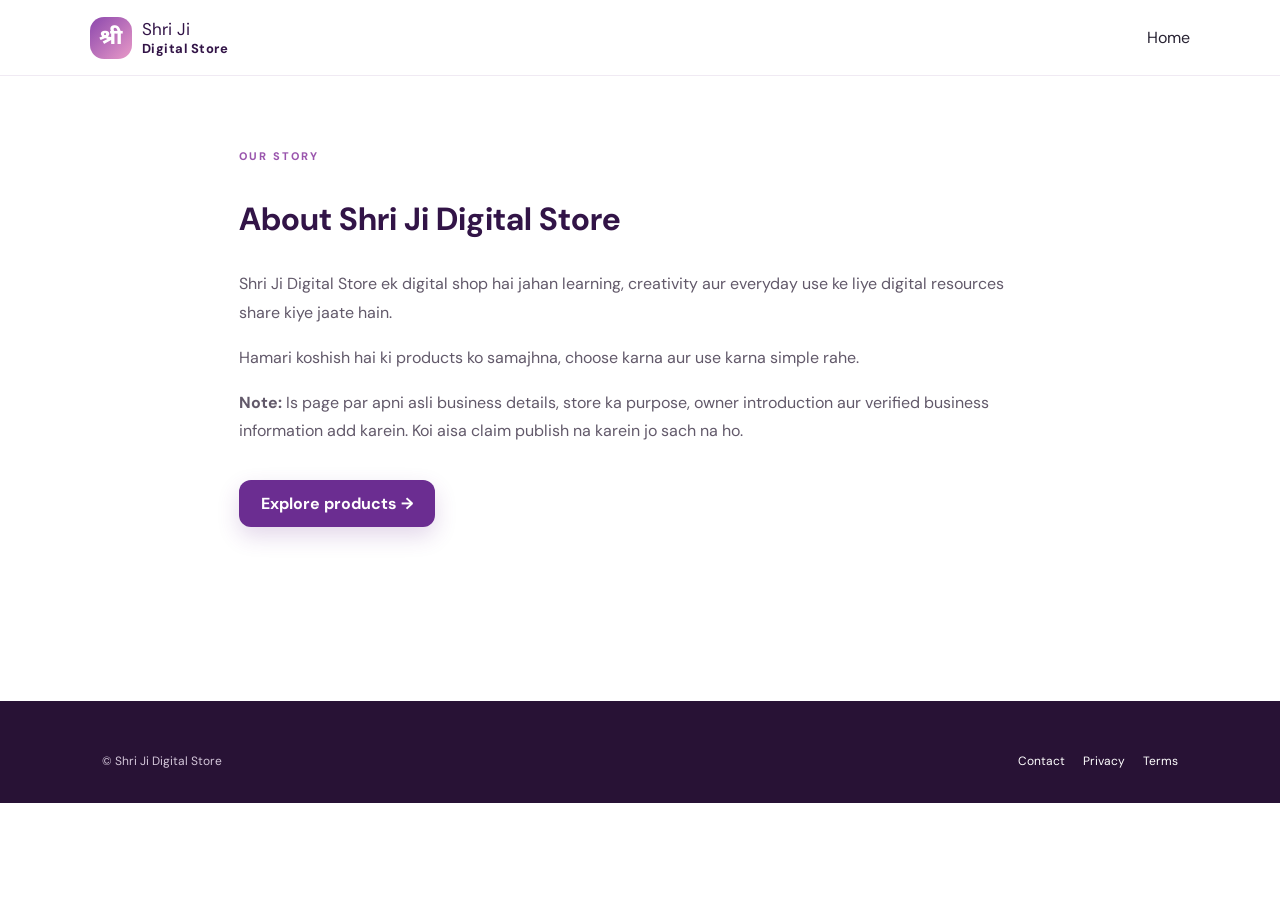
<file: about.html>
<!doctype html><html lang="hi"><head><meta charset="utf-8"><meta name="viewport" content="width=device-width,initial-scale=1"><title>About | Shri Ji Digital Store</title><meta name="description" content="Learn about Shri Ji Digital Store."><link rel="stylesheet" href="style.css"><link rel="icon" href="assets/favicon.svg"></head><body><header class="site-header"><a class="brand" href="index.html"><span class="brand-mark">श्री</span><span>Shri Ji <b>Digital Store</b></span></a><a href="index.html">Home</a></header><main class="content-page"><span class="eyebrow">OUR STORY</span><h1>About Shri Ji Digital Store</h1><p>Shri Ji Digital Store ek digital shop hai jahan learning, creativity aur everyday use ke liye digital resources share kiye jaate hain.</p><p>Hamari koshish hai ki products ko samajhna, choose karna aur use karna simple rahe.</p><p><b>Note:</b> Is page par apni asli business details, store ka purpose, owner introduction aur verified business information add karein. Koi aisa claim publish na karein jo sach na ho.</p><a class="button" href="products.html">Explore products →</a></main><footer class="footer"><p>© Shri Ji Digital Store</p><div class="footer-links"><a href="contact.html">Contact</a><a href="privacy-policy.html">Privacy</a><a href="terms.html">Terms</a></div></footer></body></html>
</file>
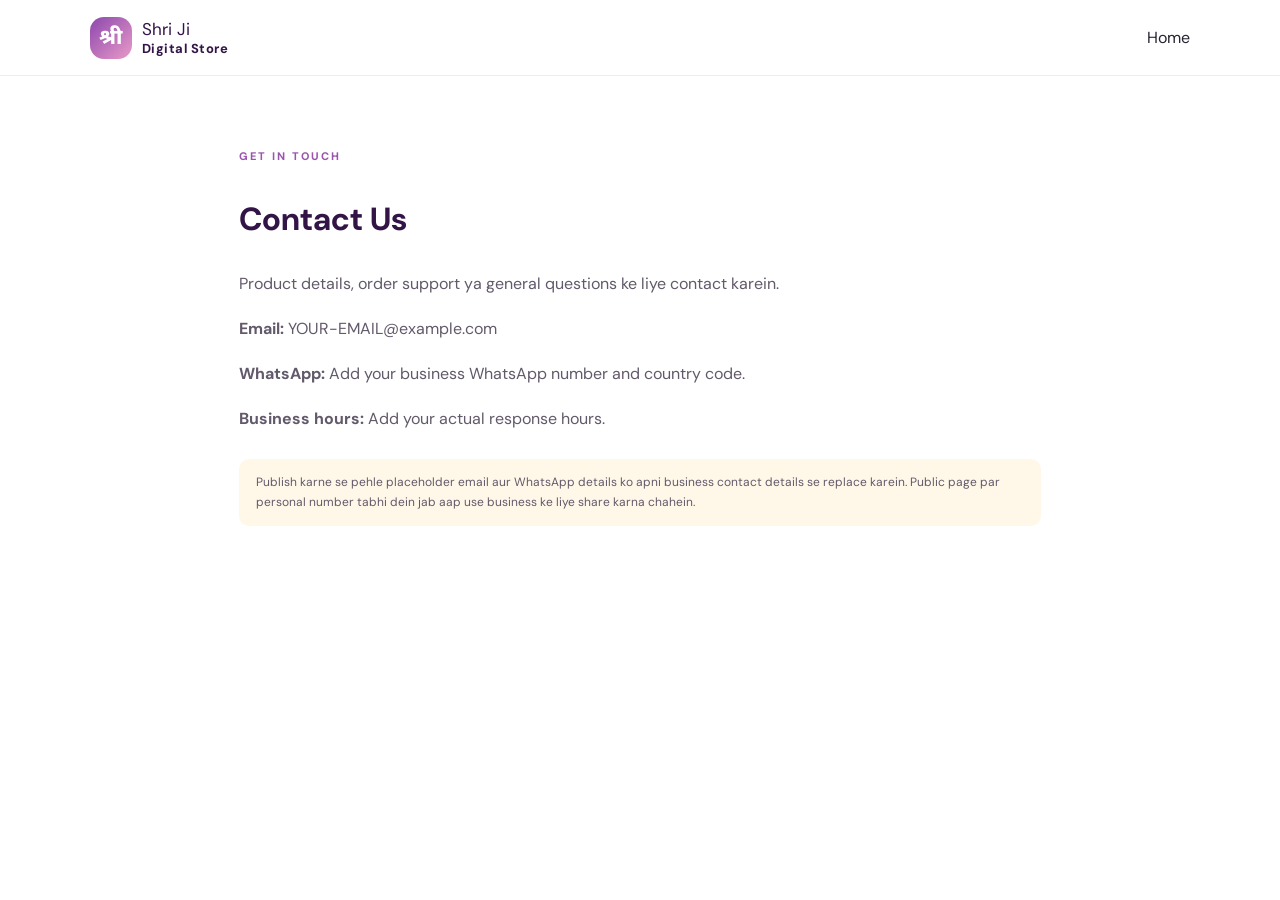
<file: contact.html>
<!doctype html><html lang="hi"><head><meta charset="utf-8"><meta name="viewport" content="width=device-width,initial-scale=1"><title>Contact | Shri Ji Digital Store</title><meta name="description" content="Contact Shri Ji Digital Store."><link rel="stylesheet" href="style.css"></head><body><header class="site-header"><a class="brand" href="index.html"><span class="brand-mark">श्री</span><span>Shri Ji <b>Digital Store</b></span></a><a href="index.html">Home</a></header><main class="content-page"><span class="eyebrow">GET IN TOUCH</span><h1>Contact Us</h1><p>Product details, order support ya general questions ke liye contact karein.</p><p><b>Email:</b> YOUR-EMAIL@example.com</p><p><b>WhatsApp:</b> Add your business WhatsApp number and country code.</p><p><b>Business hours:</b> Add your actual response hours.</p><p class="notice">Publish karne se pehle placeholder email aur WhatsApp details ko apni business contact details se replace karein. Public page par personal number tabhi dein jab aap use business ke liye share karna chahein.</p></main></body></html>
</file>
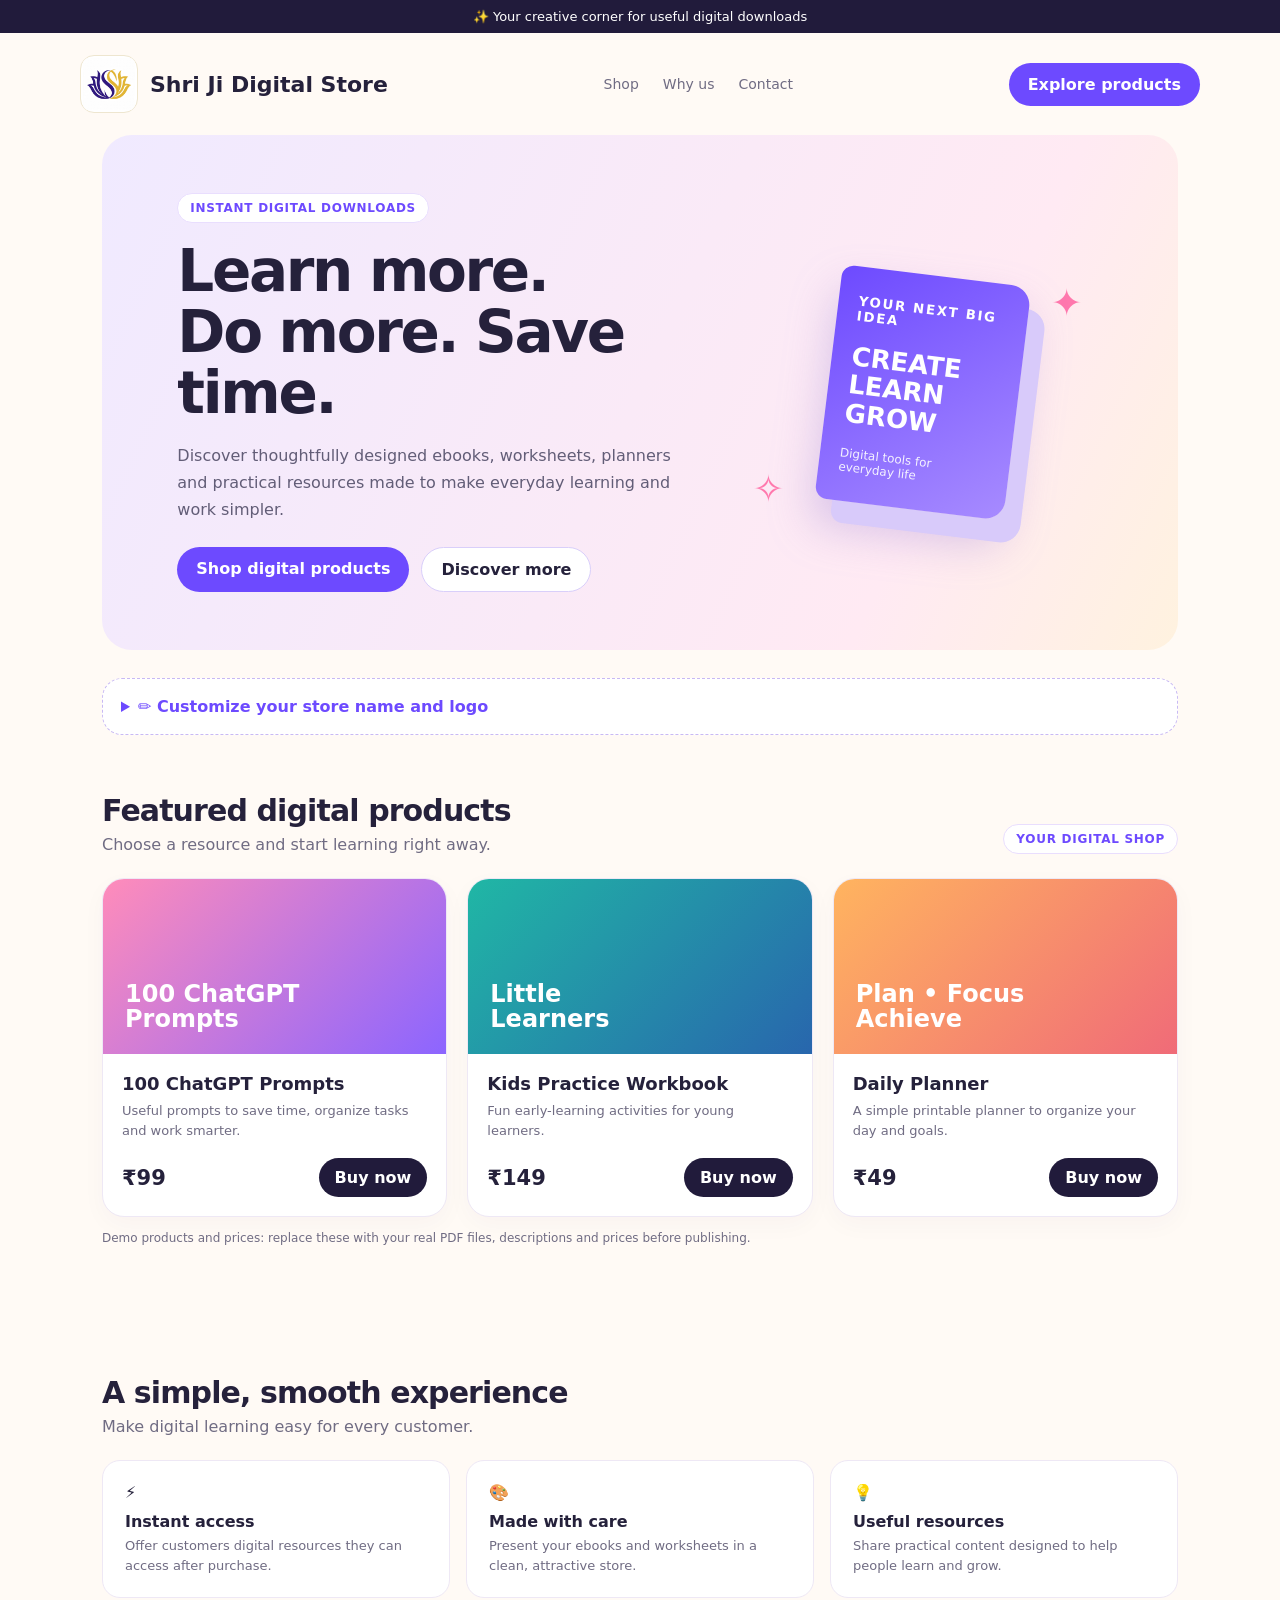
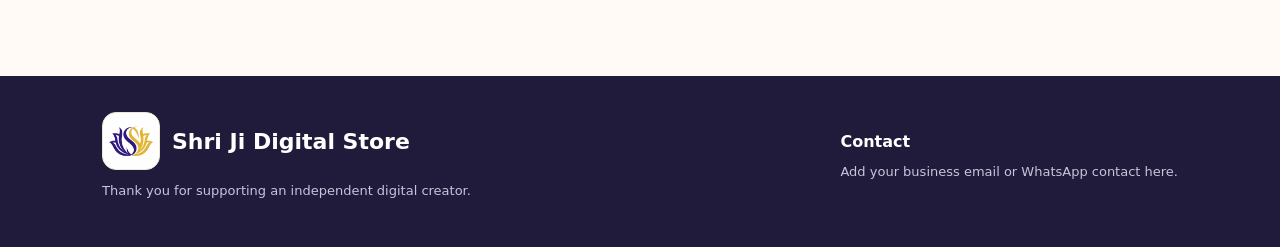
<file: digital_product_store-1 (1).html>
<!DOCTYPE html>
<html lang="en">
<head>
<meta charset="UTF-8"><meta name="viewport" content="width=device-width, initial-scale=1.0">
<title>Shri Ji Digital Store</title>
<style>
:root{--ink:#25213b;--muted:#706c83;--purple:#6d4aff;--pink:#ff6fae;--cream:#fffaf5;--line:#eee8f5}*{box-sizing:border-box}body{margin:0;font-family:Inter,ui-sans-serif,system-ui,-apple-system,Segoe UI,Arial,sans-serif;background:var(--cream);color:var(--ink)}button,input{font:inherit}.top{background:#211b3b;color:#fff;text-align:center;padding:9px 14px;font-size:13px}.wrap{max-width:1120px;margin:auto;padding:0 22px}.nav{display:flex;align-items:center;justify-content:space-between;padding:22px 0;gap:18px}.brand{display:flex;align-items:center;gap:12px;font-weight:850;font-size:22px}.logo{width:58px;height:58px;border-radius:14px;background:#fff;display:grid;place-items:center;overflow:hidden;border:1px solid #eee6d0;flex:0 0 auto}.logo img{width:100%;height:100%;object-fit:contain;padding:2px}.navlinks{display:flex;gap:24px;color:var(--muted);font-size:14px}.navlinks a{color:inherit;text-decoration:none}.pill{border:0;border-radius:999px;padding:12px 19px;background:var(--purple);color:#fff;font-weight:700;cursor:pointer}.hero{background:linear-gradient(115deg,#f0eaff,#ffeaf3 75%,#fff2df);border-radius:30px;padding:58px 7%;display:grid;grid-template-columns:1.2fr .8fr;gap:25px;align-items:center;overflow:hidden}.eyebrow{display:inline-block;background:#fff;border:1px solid #e9defe;color:var(--purple);padding:7px 12px;border-radius:999px;font-size:12px;font-weight:800;letter-spacing:.06em}.hero h1{font-size:clamp(36px,5vw,58px);line-height:1.05;letter-spacing:-.04em;margin:18px 0}.hero p{color:#625d77;line-height:1.7;max-width:520px}.hero-actions{display:flex;gap:12px;flex-wrap:wrap;margin-top:24px}.secondary{border:1px solid #d9cffa;background:#fff;color:var(--ink);border-radius:999px;padding:12px 19px;font-weight:700;cursor:pointer}.art{min-height:260px;display:grid;place-items:center;position:relative}.book{width:190px;height:235px;border-radius:12px 20px 20px 12px;background:linear-gradient(145deg,#6d4aff,#a78bff);box-shadow:18px 22px 0 #d8cafa,0 25px 45px #9c83d866;transform:rotate(7deg);color:#fff;padding:27px 20px;display:flex;flex-direction:column;justify-content:space-between}.book small{font-weight:800;letter-spacing:.13em}.book strong{font-size:26px;line-height:1.08}.book span{font-size:12px;opacity:.9}.spark{position:absolute;font-size:38px;color:#ff78ad}.s1{top:18px;right:20px}.s2{bottom:12px;left:10px}.section{padding:58px 0}.section-head{display:flex;justify-content:space-between;align-items:end;gap:20px;margin-bottom:24px}.section h2{font-size:30px;margin:0 0 7px;letter-spacing:-.03em}.section-head p{margin:0;color:var(--muted)}.products{display:grid;grid-template-columns:repeat(3,1fr);gap:20px}.card{background:#fff;border:1px solid var(--line);border-radius:22px;overflow:hidden;box-shadow:0 8px 24px #38235a08}.cover{height:175px;padding:22px;display:flex;align-items:end;color:#fff;font-size:24px;font-weight:850;line-height:1.05}.c1{background:linear-gradient(135deg,#ff8cba,#8c65ff)}.c2{background:linear-gradient(135deg,#20b7a5,#2866ad)}.c3{background:linear-gradient(135deg,#ffb45f,#f06b78)}.details{padding:19px}.details h3{margin:0 0 7px;font-size:18px}.details p{margin:0;color:var(--muted);font-size:13px;line-height:1.5;min-height:40px}.buyrow{display:flex;justify-content:space-between;align-items:center;margin-top:17px}.price{font-size:21px;font-weight:850}.buy{border:0;background:#211b3b;color:#fff;border-radius:999px;padding:10px 16px;font-weight:700;cursor:pointer}.why{display:grid;grid-template-columns:repeat(3,1fr);gap:16px}.why div{background:#fff;border:1px solid var(--line);border-radius:18px;padding:22px}.why b{display:block;margin:10px 0 5px}.why p{color:var(--muted);font-size:13px;line-height:1.5;margin:0}.footer{background:#211b3b;color:#fff;padding:36px 0;margin-top:20px}.footerinner{display:flex;justify-content:space-between;gap:20px;align-items:center}.footer p{color:#c9c3dc;font-size:13px}.editor{margin:28px auto 0;background:#fff;border:1px dashed #c8b9f4;border-radius:20px;padding:18px}.editor summary{font-weight:800;color:var(--purple);cursor:pointer}.fields{display:grid;grid-template-columns:1fr 1fr;gap:12px;margin-top:15px}.fields label{font-size:12px;font-weight:700;color:var(--muted)}.fields input{display:block;width:100%;margin-top:6px;padding:11px;border:1px solid var(--line);border-radius:10px}.note{font-size:12px;color:var(--muted);line-height:1.5;margin-top:12px}.empty{display:none}
@media(max-width:760px){.navlinks{display:none}.hero{grid-template-columns:1fr;padding:38px 25px}.art{min-height:230px}.products,.why{grid-template-columns:1fr}.section-head,.footerinner{align-items:flex-start;flex-direction:column}.fields{grid-template-columns:1fr}.wrap{padding:0 16px}}
</style></head>
<body>
<div class="top">✨ Your creative corner for useful digital downloads</div>
<header class="wrap nav"><div class="brand"><div class="logo" id="logoBox"><img alt="Shri Ji brand logo" src="[data-uri]"></div><span id="brandText">Shri Ji Digital Store</span></div><nav class="navlinks"><a href="#shop">Shop</a><a href="#benefits">Why us</a><a href="#contact">Contact</a></nav><a class="pill" href="#shop" style="text-decoration:none">Explore products</a></header>
<main class="wrap">
<section class="hero"><div><span class="eyebrow">INSTANT DIGITAL DOWNLOADS</span><h1>Learn more.<br>Do more. Save time.</h1><p>Discover thoughtfully designed ebooks, worksheets, planners and practical resources made to make everyday learning and work simpler.</p><div class="hero-actions"><a class="pill" href="#shop" style="text-decoration:none">Shop digital products</a><a class="secondary" href="#benefits" style="text-decoration:none">Discover more</a></div></div><div class="art"><span class="spark s1">✦</span><div class="book"><small>YOUR NEXT BIG IDEA</small><strong>CREATE<br>LEARN<br>GROW</strong><span>Digital tools for everyday life</span></div><span class="spark s2">✧</span></div></section>
<details class="editor"><summary>✏️ Customize your store name and logo</summary><div class="fields"><label>Brand / store name<input id="brandInput" value="Shri Ji Digital Store" placeholder="Enter your brand name"></label><label>Upload your logo<input id="logoInput" type="file" accept="image/*"></label></div><p class="note">Your Shri Ji logo is already added. You can change the store name or upload a different logo; changes made with the editor are temporary until you save the updated website file.</p></details>
<section class="section" id="shop"><div class="section-head"><div><h2>Featured digital products</h2><p>Choose a resource and start learning right away.</p></div><span class="eyebrow">YOUR DIGITAL SHOP</span></div><div class="products">
<article class="card"><div class="cover c1">100 ChatGPT<br>Prompts</div><div class="details"><h3>100 ChatGPT Prompts</h3><p>Useful prompts to save time, organize tasks and work smarter.</p><div class="buyrow"><span class="price">₹99</span><button class="buy" onclick="contactBuy('100 ChatGPT Prompts')">Buy now</button></div></div></article>
<article class="card"><div class="cover c2">Little<br>Learners</div><div class="details"><h3>Kids Practice Workbook</h3><p>Fun early-learning activities for young learners.</p><div class="buyrow"><span class="price">₹149</span><button class="buy" onclick="contactBuy('Kids Practice Workbook')">Buy now</button></div></div></article>
<article class="card"><div class="cover c3">Plan • Focus<br>Achieve</div><div class="details"><h3>Daily Planner</h3><p>A simple printable planner to organize your day and goals.</p><div class="buyrow"><span class="price">₹49</span><button class="buy" onclick="contactBuy('Daily Planner')">Buy now</button></div></div></article>
</div><p class="note">Demo products and prices: replace these with your real PDF files, descriptions and prices before publishing.</p></section>
<section class="section" id="benefits"><div class="section-head"><div><h2>A simple, smooth experience</h2><p>Make digital learning easy for every customer.</p></div></div><div class="why"><div><span>⚡</span><b>Instant access</b><p>Offer customers digital resources they can access after purchase.</p></div><div><span>🎨</span><b>Made with care</b><p>Present your ebooks and worksheets in a clean, attractive store.</p></div><div><span>💡</span><b>Useful resources</b><p>Share practical content designed to help people learn and grow.</p></div></div></section>
</main>
<footer class="footer" id="contact"><div class="wrap footerinner"><div><div class="brand"><div class="logo"><img alt="Shri Ji brand logo" src="[data-uri]"></div><span id="footerBrand">Shri Ji Digital Store</span></div><p>Thank you for supporting an independent digital creator.</p></div><div><b>Contact</b><p>Add your business email or WhatsApp contact here.</p></div></div></footer>
<script>
const brandInput=document.getElementById('brandInput');brandInput.addEventListener('input',()=>{document.getElementById('brandText').textContent=brandInput.value||'Your Brand Name';document.getElementById('footerBrand').textContent=brandInput.value||'Your Brand Name'});
document.getElementById('logoInput').addEventListener('change',e=>{const f=e.target.files[0];if(!f)return;const r=new FileReader();r.onload=()=>{document.getElementById('logoBox').innerHTML='<img alt="Your logo" src="'+r.result+'">'};r.readAsDataURL(f)});
function contactBuy(product){alert('This is a storefront demo. Add your payment/checkout link for “'+product+'” before publishing.');}
</script></body></html>
</file>
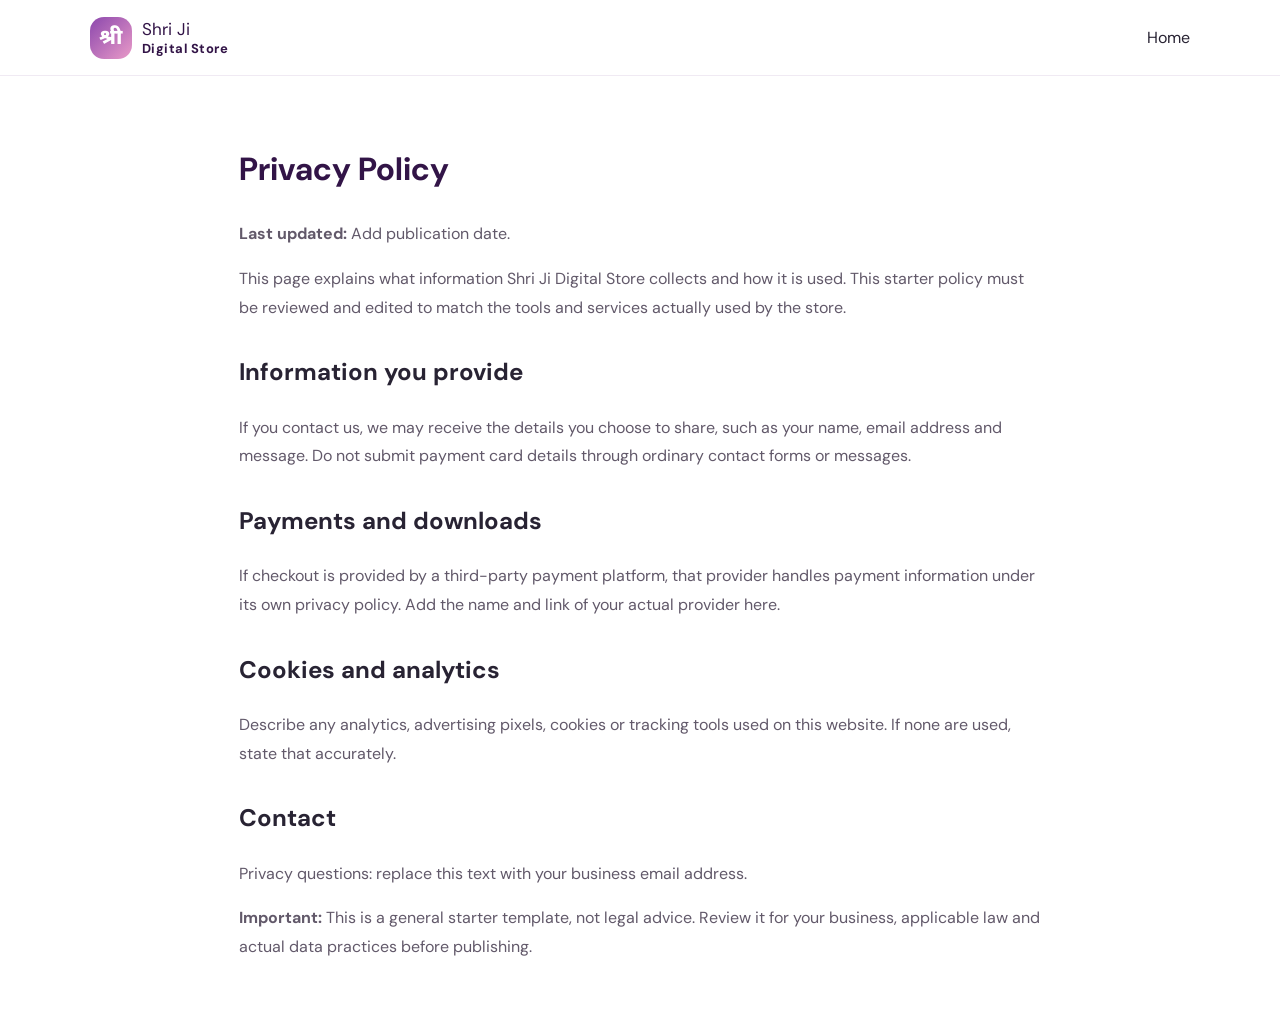
<file: privacy-policy.html>
<!doctype html><html lang="en"><head><meta charset="utf-8"><meta name="viewport" content="width=device-width,initial-scale=1"><title>Privacy Policy | Shri Ji Digital Store</title><link rel="stylesheet" href="style.css"></head><body><header class="site-header"><a class="brand" href="index.html"><span class="brand-mark">श्री</span><span>Shri Ji <b>Digital Store</b></span></a><a href="index.html">Home</a></header><main class="content-page"><h1>Privacy Policy</h1><p><b>Last updated:</b> Add publication date.</p><p>This page explains what information Shri Ji Digital Store collects and how it is used. This starter policy must be reviewed and edited to match the tools and services actually used by the store.</p><h2>Information you provide</h2><p>If you contact us, we may receive the details you choose to share, such as your name, email address and message. Do not submit payment card details through ordinary contact forms or messages.</p><h2>Payments and downloads</h2><p>If checkout is provided by a third-party payment platform, that provider handles payment information under its own privacy policy. Add the name and link of your actual provider here.</p><h2>Cookies and analytics</h2><p>Describe any analytics, advertising pixels, cookies or tracking tools used on this website. If none are used, state that accurately.</p><h2>Contact</h2><p>Privacy questions: replace this text with your business email address.</p><p><b>Important:</b> This is a general starter template, not legal advice. Review it for your business, applicable law and actual data practices before publishing.</p></main></body></html>
</file>
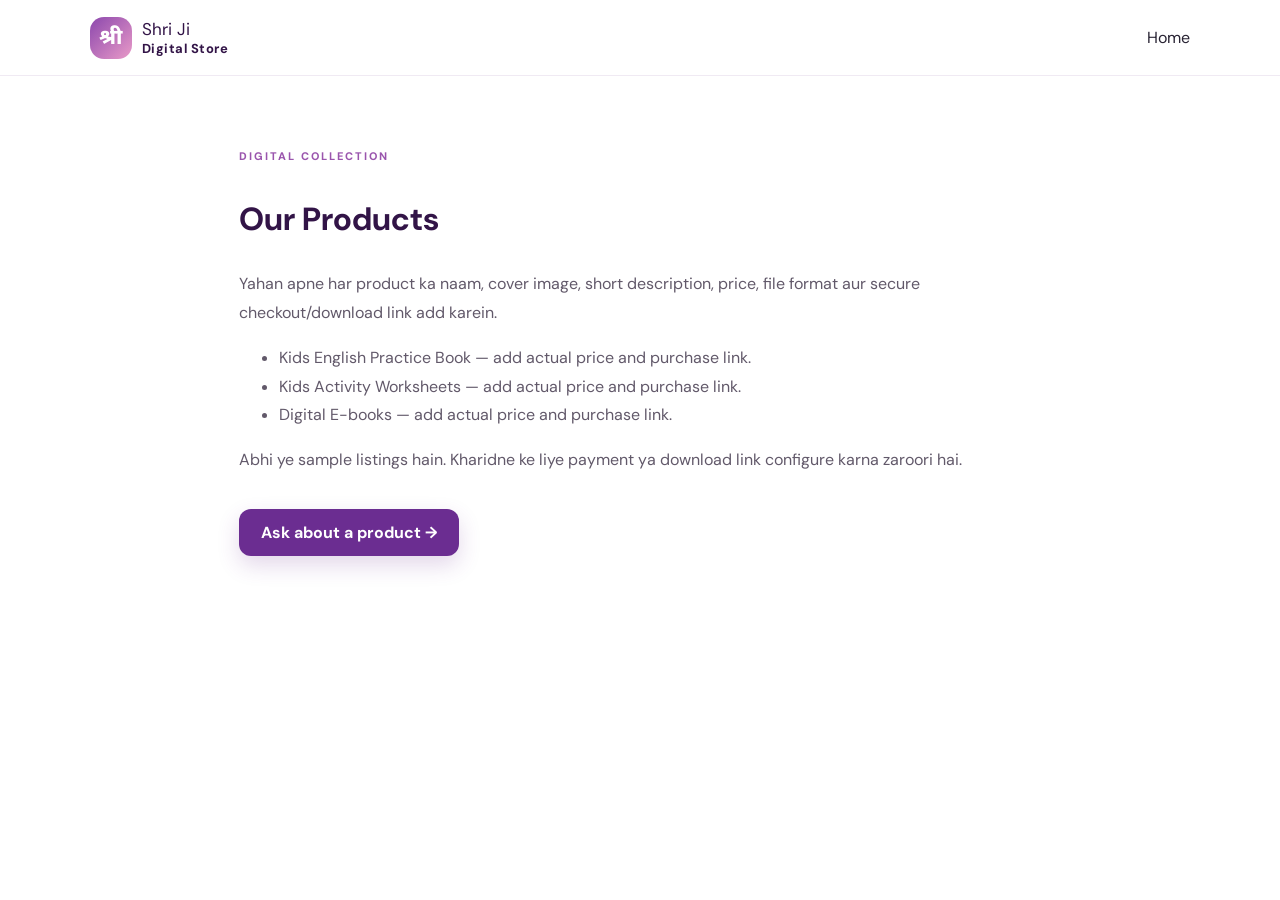
<file: products.html>
<!doctype html><html lang="hi"><head><meta charset="utf-8"><meta name="viewport" content="width=device-width,initial-scale=1"><title>Products | Shri Ji Digital Store</title><meta name="description" content="Browse digital products from Shri Ji Digital Store."><link rel="stylesheet" href="style.css"></head><body><header class="site-header"><a class="brand" href="index.html"><span class="brand-mark">श्री</span><span>Shri Ji <b>Digital Store</b></span></a><a href="index.html">Home</a></header><main class="content-page"><span class="eyebrow">DIGITAL COLLECTION</span><h1>Our Products</h1><p>Yahan apne har product ka naam, cover image, short description, price, file format aur secure checkout/download link add karein.</p><ul><li>Kids English Practice Book — add actual price and purchase link.</li><li>Kids Activity Worksheets — add actual price and purchase link.</li><li>Digital E-books — add actual price and purchase link.</li></ul><p>Abhi ye sample listings hain. Kharidne ke liye payment ya download link configure karna zaroori hai.</p><a class="button" href="contact.html">Ask about a product →</a></main></body></html>
</file>
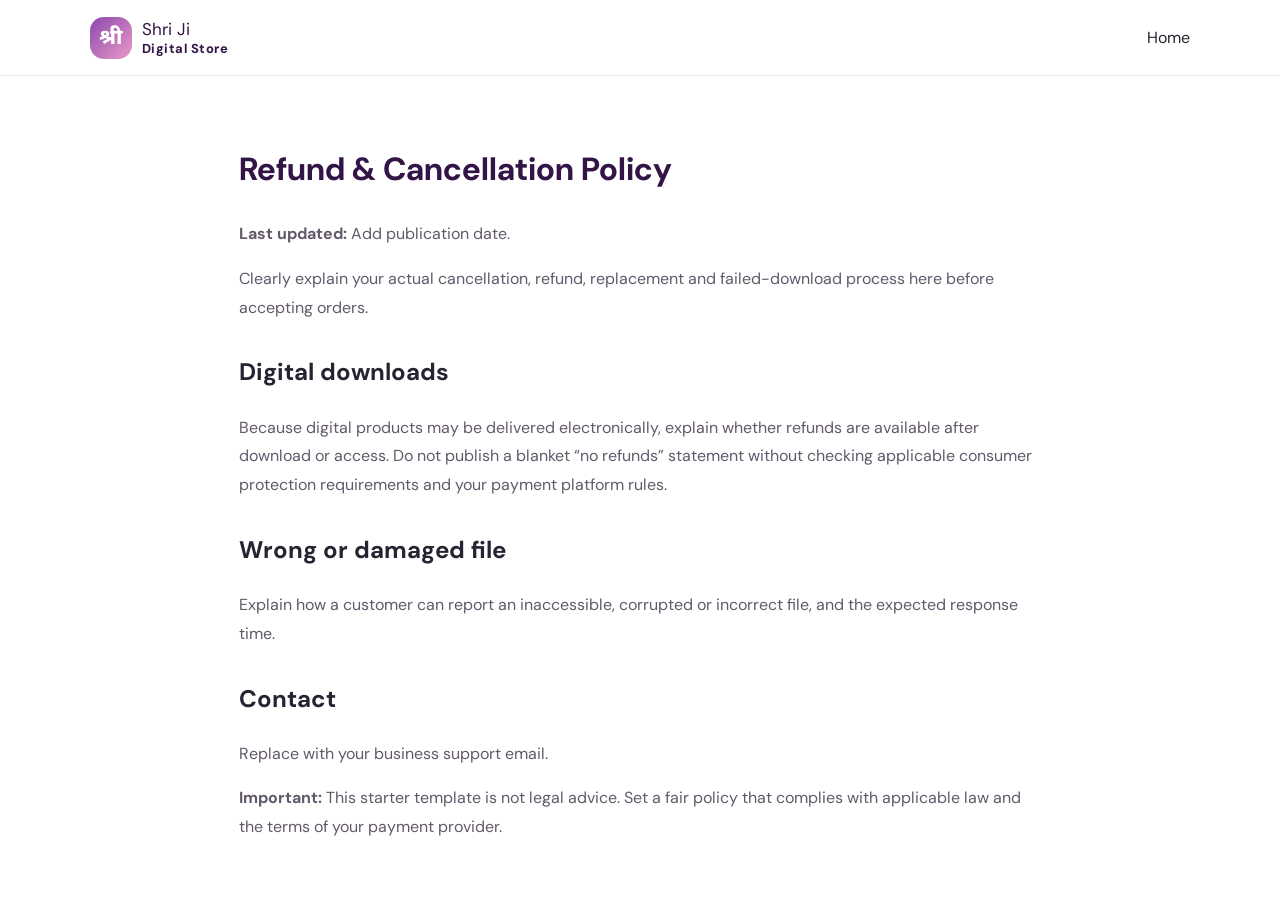
<file: refund-policy.html>
<!doctype html><html lang="en"><head><meta charset="utf-8"><meta name="viewport" content="width=device-width,initial-scale=1"><title>Refund Policy | Shri Ji Digital Store</title><link rel="stylesheet" href="style.css"></head><body><header class="site-header"><a class="brand" href="index.html"><span class="brand-mark">श्री</span><span>Shri Ji <b>Digital Store</b></span></a><a href="index.html">Home</a></header><main class="content-page"><h1>Refund & Cancellation Policy</h1><p><b>Last updated:</b> Add publication date.</p><p>Clearly explain your actual cancellation, refund, replacement and failed-download process here before accepting orders.</p><h2>Digital downloads</h2><p>Because digital products may be delivered electronically, explain whether refunds are available after download or access. Do not publish a blanket “no refunds” statement without checking applicable consumer protection requirements and your payment platform rules.</p><h2>Wrong or damaged file</h2><p>Explain how a customer can report an inaccessible, corrupted or incorrect file, and the expected response time.</p><h2>Contact</h2><p>Replace with your business support email.</p><p><b>Important:</b> This starter template is not legal advice. Set a fair policy that complies with applicable law and the terms of your payment provider.</p></main></body></html>
</file>
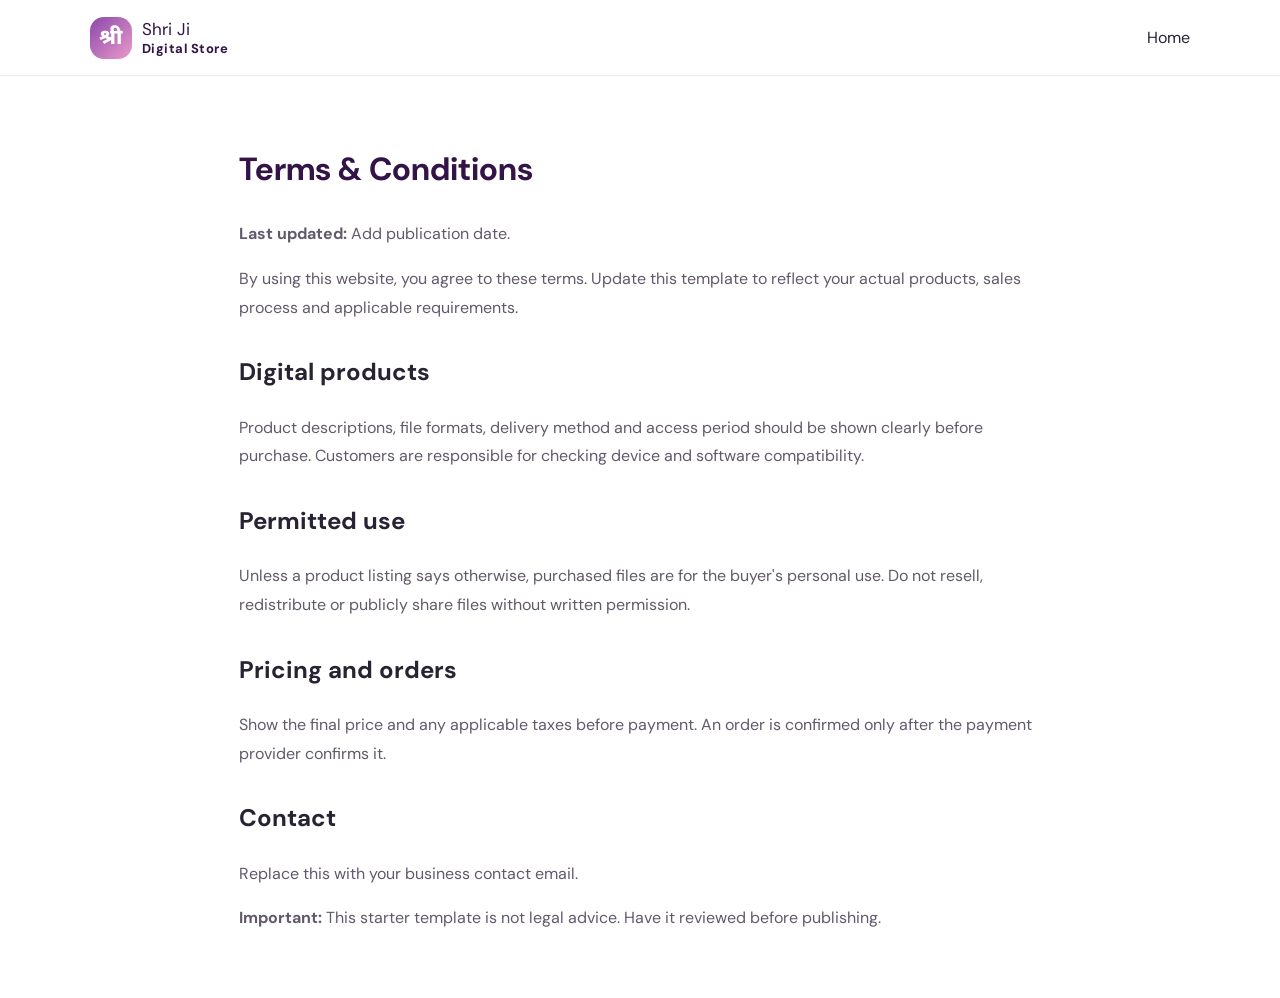
<file: terms.html>
<!doctype html><html lang="en"><head><meta charset="utf-8"><meta name="viewport" content="width=device-width,initial-scale=1"><title>Terms & Conditions | Shri Ji Digital Store</title><link rel="stylesheet" href="style.css"></head><body><header class="site-header"><a class="brand" href="index.html"><span class="brand-mark">श्री</span><span>Shri Ji <b>Digital Store</b></span></a><a href="index.html">Home</a></header><main class="content-page"><h1>Terms & Conditions</h1><p><b>Last updated:</b> Add publication date.</p><p>By using this website, you agree to these terms. Update this template to reflect your actual products, sales process and applicable requirements.</p><h2>Digital products</h2><p>Product descriptions, file formats, delivery method and access period should be shown clearly before purchase. Customers are responsible for checking device and software compatibility.</p><h2>Permitted use</h2><p>Unless a product listing says otherwise, purchased files are for the buyer's personal use. Do not resell, redistribute or publicly share files without written permission.</p><h2>Pricing and orders</h2><p>Show the final price and any applicable taxes before payment. An order is confirmed only after the payment provider confirms it.</p><h2>Contact</h2><p>Replace this with your business contact email.</p><p><b>Important:</b> This starter template is not legal advice. Have it reviewed before publishing.</p></main></body></html>
</file>
<file: style.css>
@import url('https://fonts.googleapis.com/css2?family=DM+Sans:wght@400;500;600;700;800&family=Noto+Sans+Devanagari:wght@400;500;600;700;800&display=swap');
:root{--purple:#6b2d91;--deep:#321447;--pink:#f6dff0;--ink:#282333;--muted:#6f6878;--cream:#fffaf5}
*{box-sizing:border-box}html{scroll-behavior:smooth}body{margin:0;font-family:"DM Sans","Noto Sans Devanagari",sans-serif;color:var(--ink);background:#fff}a{color:inherit;text-decoration:none}.site-header{height:76px;padding:0 7%;display:flex;align-items:center;justify-content:space-between;border-bottom:1px solid #f0eaf3;background:#fff;position:sticky;top:0;z-index:10}.brand{display:flex;align-items:center;gap:10px;font-size:17px;color:var(--deep)}.brand b{display:block;font-size:13px;letter-spacing:.5px}.brand-mark{width:42px;height:42px;border-radius:14px;background:linear-gradient(135deg,#8c48ad,#e99ac8);display:grid;place-items:center;color:white;font-weight:800;font-size:21px}.nav{display:flex;gap:28px;color:#51485a;font-size:14px}.nav a:hover,.text-link:hover{color:var(--purple)}.menu-toggle{display:none;background:none;border:0;font-size:24px}.hero{padding:76px 9%;min-height:490px;display:grid;grid-template-columns:1.1fr .9fr;align-items:center;gap:35px;background:radial-gradient(circle at 85% 20%,#f9e9f4,transparent 33%),linear-gradient(120deg,#fffaf5,#fff 65%)}.eyebrow{font-size:11px;font-weight:800;letter-spacing:2px;color:#9a55ad}.hero h1{font-size:clamp(38px,5vw,62px);line-height:1.12;letter-spacing:-2px;margin:17px 0}.hero h1 span{color:var(--purple)}.hero-copy>p{color:var(--muted);line-height:1.8;max-width:520px}.button{display:inline-flex;gap:18px;align-items:center;margin-top:18px;padding:14px 22px;border-radius:12px;background:var(--purple);color:white;font-weight:700;box-shadow:0 9px 22px #6b2d9130}.button:hover{background:var(--deep)}.small-note{font-size:11px}.hero-art{height:320px;position:relative;display:grid;place-items:center}.art-circle{width:210px;height:210px;border-radius:50%;background:linear-gradient(140deg,#f6dff0,#fce9cb);display:grid;place-items:center;color:var(--purple);font-size:36px;font-weight:800;box-shadow:0 20px 55px #6b2d9120}.art-card{position:absolute;background:white;padding:20px;border-radius:17px;box-shadow:0 12px 35px #35204418;display:grid;gap:5px;font-size:28px}.art-card strong{font-size:14px}.art-card small{font-size:11px;color:var(--muted)}.card-one{left:0;top:25px;transform:rotate(-7deg)}.card-two{right:0;bottom:20px;transform:rotate(6deg)}.trust-strip{display:flex;justify-content:center;gap:55px;padding:22px;background:#fbf6fc;color:#73517f;font-size:13px;font-weight:600;flex-wrap:wrap}.section{padding:82px 8%}.section-heading{text-align:center;margin-bottom:38px}.section-heading h2,.cta h2{font-size:35px;margin:10px 0}.section-heading p,.cta p{color:var(--muted)}.product-grid{display:grid;grid-template-columns:repeat(3,1fr);gap:22px}.product-card{padding:27px;border:1px solid #eee6f1;border-radius:20px;box-shadow:0 10px 30px #39204408}.product-icon{height:58px;width:58px;border-radius:17px;display:grid;place-items:center;font-size:28px}.pink{background:#fbe8f3}.yellow{background:#fff2d6}.blue{background:#e5f1ff}.product-card h3{font-size:18px;margin:22px 0 9px}.product-card p{color:var(--muted);line-height:1.7;font-size:14px;min-height:48px}.text-link{font-size:13px;font-weight:700;color:var(--purple)}.notice{margin:26px 0 0;padding:14px 17px;border-radius:10px;background:#fff8e9;color:#69552b;font-size:12px;line-height:1.6}.cta{margin:10px 8% 75px;padding:42px 5%;border-radius:24px;background:linear-gradient(120deg,#f6e6f4,#fff1df);display:flex;align-items:center;justify-content:space-between;gap:20px}.cta h2{font-size:29px}.button-light{background:white;color:var(--purple);box-shadow:none}.footer{padding:40px 8% 22px;background:#281235;color:#fff;display:grid;grid-template-columns:1fr 1fr;gap:20px}.footer-brand{color:white}.footer p{color:#d4c7da;font-size:12px}.footer-links{display:flex;gap:18px;justify-content:flex-end;align-items:center;flex-wrap:wrap;font-size:12px}.copyright{grid-column:1/-1;border-top:1px solid #ffffff25;padding-top:18px}.content-page{max-width:850px;margin:65px auto;padding:0 24px;min-height:55vh;line-height:1.8}.content-page h1{color:var(--deep)}.content-page h2{margin-top:28px}.content-page p,.content-page li{color:#62596a}.content-page .button{line-height:1.2}
@media(max-width:760px){.site-header{padding:0 5%}.menu-toggle{display:block}.nav{display:none;position:absolute;top:75px;left:0;right:0;background:white;padding:20px 7%;flex-direction:column;gap:18px;border-bottom:1px solid #eee}.nav.open{display:flex}.hero{padding:55px 7%;grid-template-columns:1fr}.hero-art{height:260px}.art-circle{width:175px;height:175px}.section{padding:60px 7%}.product-grid{grid-template-columns:1fr}.product-card p{min-height:0}.trust-strip{gap:14px;flex-direction:column;align-items:center}.cta{margin:0 5% 55px;display:block;padding:30px}.footer{grid-template-columns:1fr}.footer-links{justify-content:flex-start}.copyright{grid-column:auto}.hero h1{letter-spacing:-1px}}
</file>
